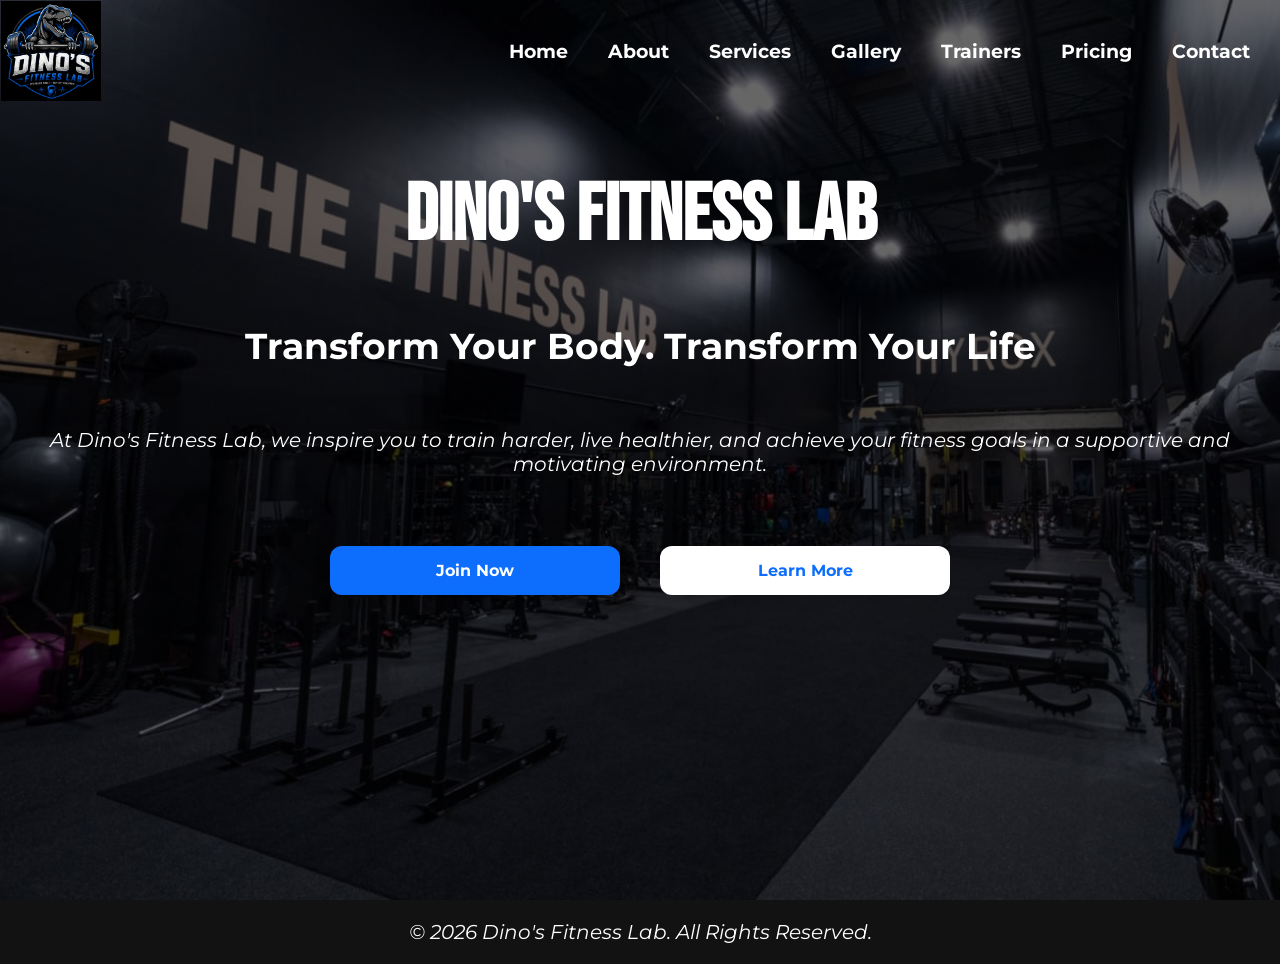
<file: index.html>
<!doctype html>
<html lang="en">
  <head>
    <meta charset="UTF-8" />
    <meta name="viewport" content="width=device-width, initial-scale=1.0" />
    <title>Dino's Fitness Lab</title>
    <link rel="stylesheet" href="style.css" />
  </head>
  <body>
    <div class="hero-banner">
      <header>
        <div class="header-container">
          <img src="logo.jpeg" alt="Dino's Fitness Lab Logo" class="logo" />
          <nav>
            <a href="index.html">Home</a>
            <a href="about.html">About</a>
            <a href="services.html">Services</a>
            <a href="gallery.html">Gallery</a>
            <a href="trainers.html">Trainers</a>
            <a href="pricing.html">Pricing</a>
            <a href="contact.html">Contact</a>
          </nav>
        </div>
      </header>

      <section class="hero-section">
        <h1>Dino's Fitness Lab</h1>
        <h2>Transform Your Body. Transform Your Life</h2>
        <p>
          At Dino's Fitness Lab, we inspire you to train harder, live healthier,
          and achieve your fitness goals in a supportive and motivating
          environment.
        </p>
        <div class="button-group">
          <a href="form.html" class="btn btn-primary">Join Now</a>
          <a href="learnmore.html" class="btn btn-secondary">Learn More</a>
        </div>
    </div>
    </section>
   <footer>
      <p class="copyright">
        &copy; 2026 Dino's Fitness Lab. All Rights Reserved.
      </p>
    </footer>
  </body>
</html>
</file>
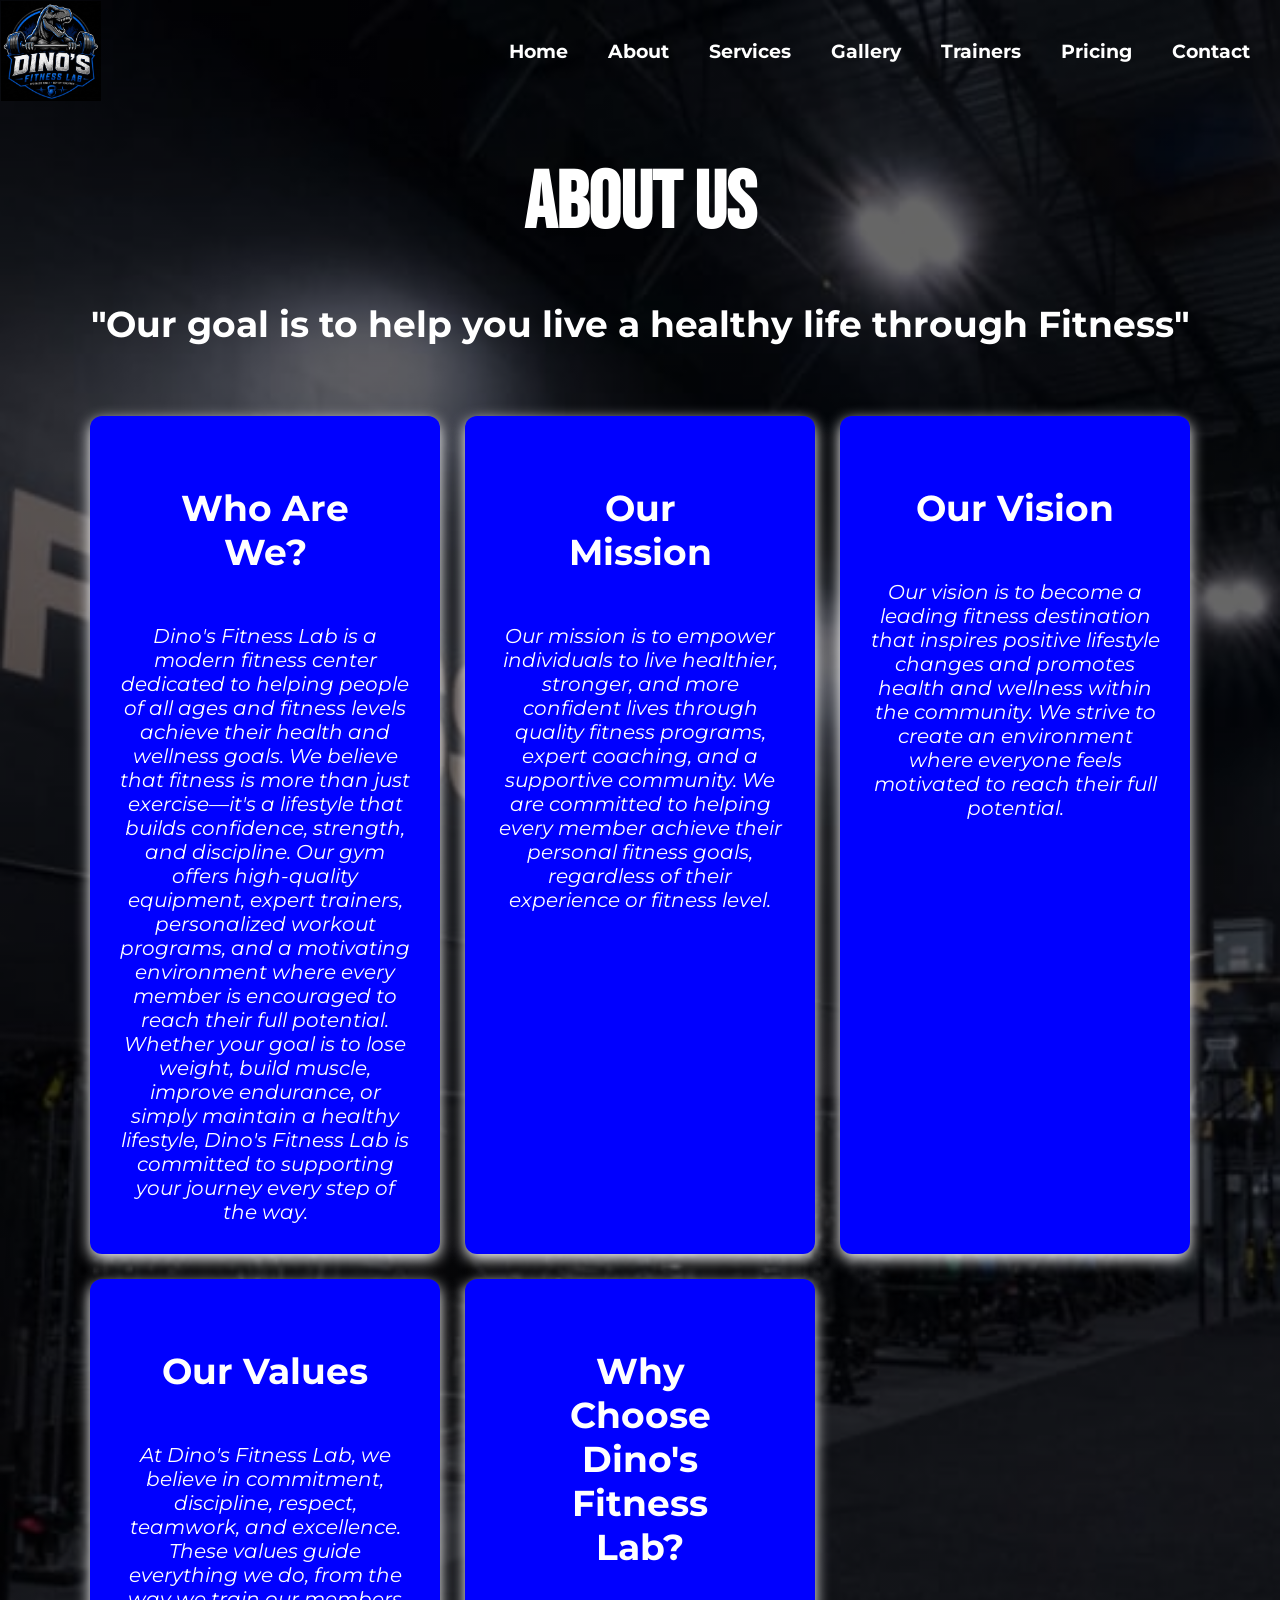
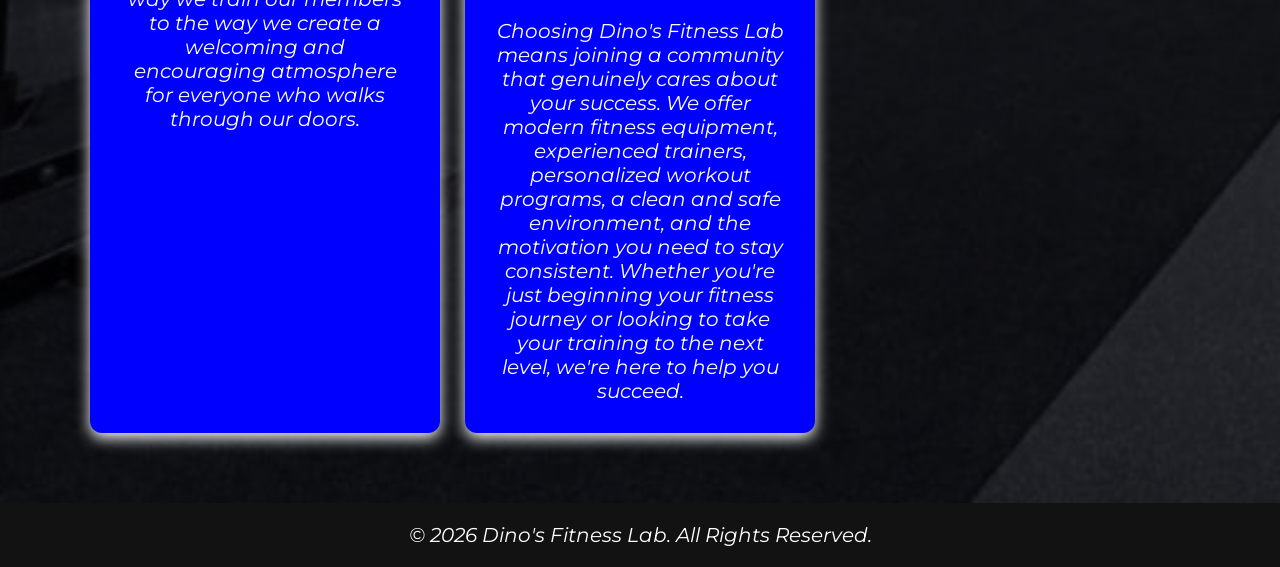
<file: about.html>
<!DOCTYPE html>
<html lang="en">
<head>
    <meta charset="UTF-8">
    <meta name="viewport" content="width=device-width, initial-scale=1.0">
    <title>About Dino's Fitness Lab</title>
    <link rel="stylesheet" href="style.css">
</head>
<body>
    <div class="hero-banner">
      <header>
        <div class="header-container">
          <img src="logo.jpeg" alt="Dino's Fitness Lab Logo" class="logo" />
          <nav>
            <a href="index.html">Home</a>
            <a href="about.html">About</a>
            <a href="services.html">Services</a>
            <a href="gallery.html">Gallery</a>
            <a href="trainers.html">Trainers</a>
            <a href="pricing.html">Pricing</a>
            <a href="contact.html">Contact</a>
          </nav>
        </div>
      </header>
      <h1>ABOUT US</h1>
        <h2>"Our goal is to help you live a healthy life through <strong>Fitness</strong>"</h2>
    <div class="services-container">
        <div class="service-card">
        <h2>Who Are We?</h2>
        <p>Dino's Fitness Lab is a modern fitness center dedicated to helping people of all ages and fitness levels achieve their health and wellness goals. We believe that fitness is more than just exercise—it's a lifestyle that builds confidence, strength, and discipline. Our gym offers high-quality equipment, expert trainers, personalized workout programs, and a motivating environment where every member is encouraged to reach their full potential. Whether your goal is to lose weight, build muscle, improve endurance, or simply maintain a healthy lifestyle, Dino's Fitness Lab is committed to supporting your journey every step of the way. </p>
        </div>
        <div class="service-card">
        <h2>Our Mission</h2>
        <p>Our mission is to empower individuals to live healthier, stronger, and more confident lives through quality fitness programs, expert coaching, and a supportive community. We are committed to helping every member achieve their personal fitness goals, regardless of their experience or fitness level.</p>
        </div>
         <div class="service-card">
        <h2>Our Vision</h2>
        <p>Our vision is to become a leading fitness destination that inspires positive lifestyle changes and promotes health and wellness within the community. We strive to create an environment where everyone feels motivated to reach their full potential.</p>
        </div>
        <div class="service-card">
        <h2>Our Values</h2>
        <p>At Dino's Fitness Lab, we believe in commitment, discipline, respect, teamwork, and excellence. These values guide everything we do, from the way we train our members to the way we create a welcoming and encouraging atmosphere for everyone who walks through our doors.</p>
        </div>
        <div class="service-card">
        <h2>Why Choose Dino's Fitness Lab?</h2>
        <p>Choosing Dino's Fitness Lab means joining a community that genuinely cares about your success. We offer modern fitness equipment, experienced trainers, personalized workout programs, a clean and safe environment, and the motivation you need to stay consistent. Whether you're just beginning your fitness journey or looking to take your training to the next level, we're here to help you succeed.</p>
        </div>
        </div>
        <footer>
      <p class="copyright">
        &copy; 2026 Dino's Fitness Lab. All Rights Reserved.
      </p>
    </footer> 
</body>
</html>
</file>
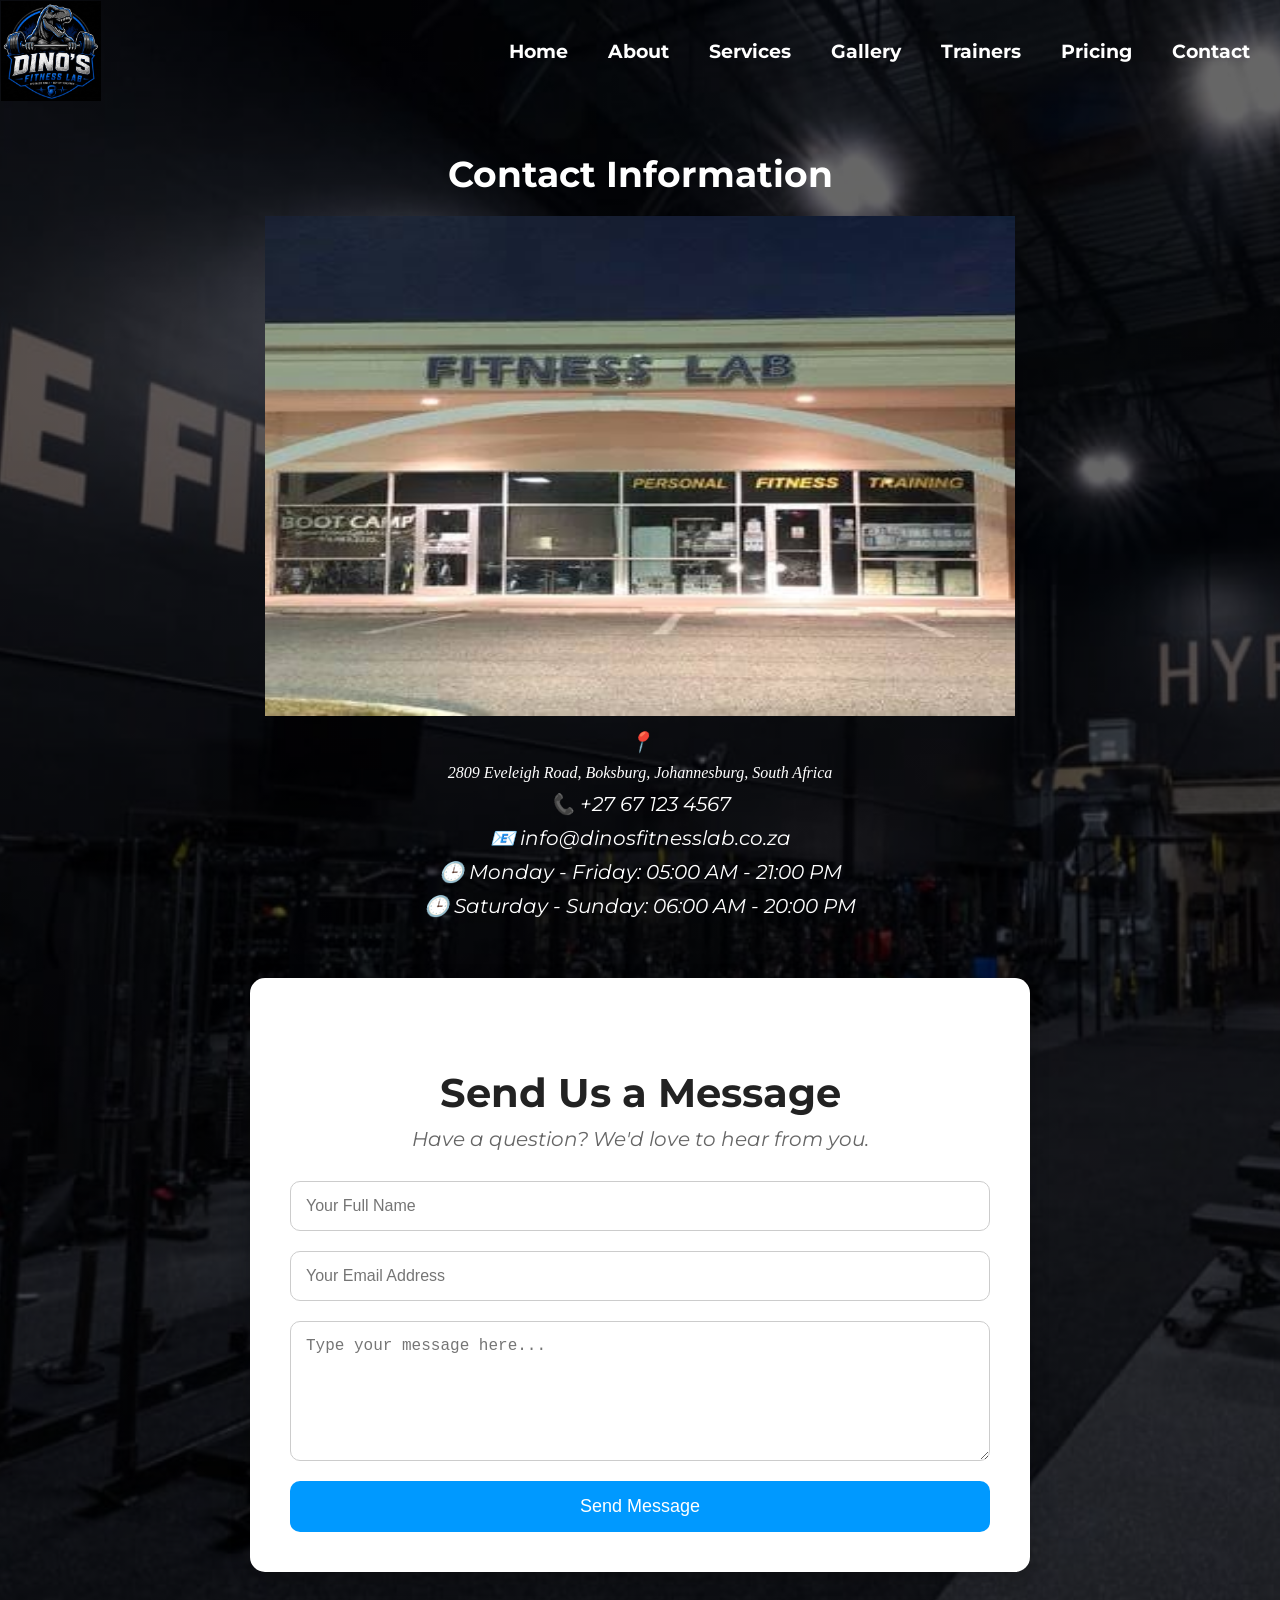
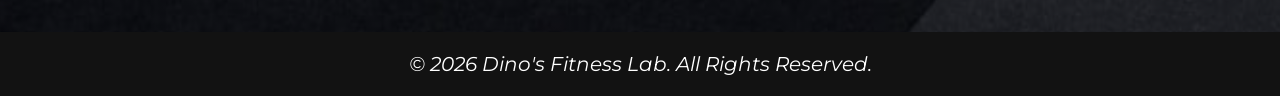
<file: contact.html>
<!DOCTYPE html>
<html lang="en">
<head>
    <meta charset="UTF-8">
    <meta name="viewport" content="width=device-width, initial-scale=1.0">
    <title>Contact Details</title>
    <link rel="stylesheet" href="style.css">
</head>
<body>
 <div class="hero-banner">
      <header>
        <div class="header-container">
          <img src="logo.jpeg" alt="Dino's Fitness Lab Logo" class="logo" />
          <nav>
            <a href="index.html">Home</a>
            <a href="about.html">About</a>
            <a href="services.html">Services</a>
            <a href="gallery.html">Gallery</a>
            <a href="trainers.html">Trainers</a>
            <a href="pricing.html">Pricing</a>
            <a href="contact.html">Contact</a>
          </nav>
        </div>
      </header>
      <div class="contact-info">

    <h2>Contact Information</h2>
    <img src="About Dino's Fitness Lab.jpeg" alt="Dino's Fitness Lab building">

    <p>📍 <address>2809 Eveleigh Road, Boksburg, Johannesburg, South Africa</address></p>

    <p>📞 +27 67 123 4567</p>

    <p>📧 info@dinosfitnesslab.co.za</p>

    <p>🕒 Monday - Friday: 05:00 AM - 21:00 PM</p>

    <p>🕒 Saturday - Sunday: 06:00 AM - 20:00 PM</p>

</div>
<section class="message-section">

    <h2>Send Us a Message</h2>
    <p>Have a question? We'd love to hear from you.</p>

    <form class="message-form">

        <input type="text" placeholder="Your Full Name" required>

        <input type="email" placeholder="Your Email Address" required>

        <textarea placeholder="Type your message here..." rows="6" required></textarea>

        <button type="submit">Send Message</button>

    </form>

</section>
<footer>
      <p class="copyright">
        &copy; 2026 Dino's Fitness Lab. All Rights Reserved.
      </p>
    </footer>
</body>
</html>
</file>
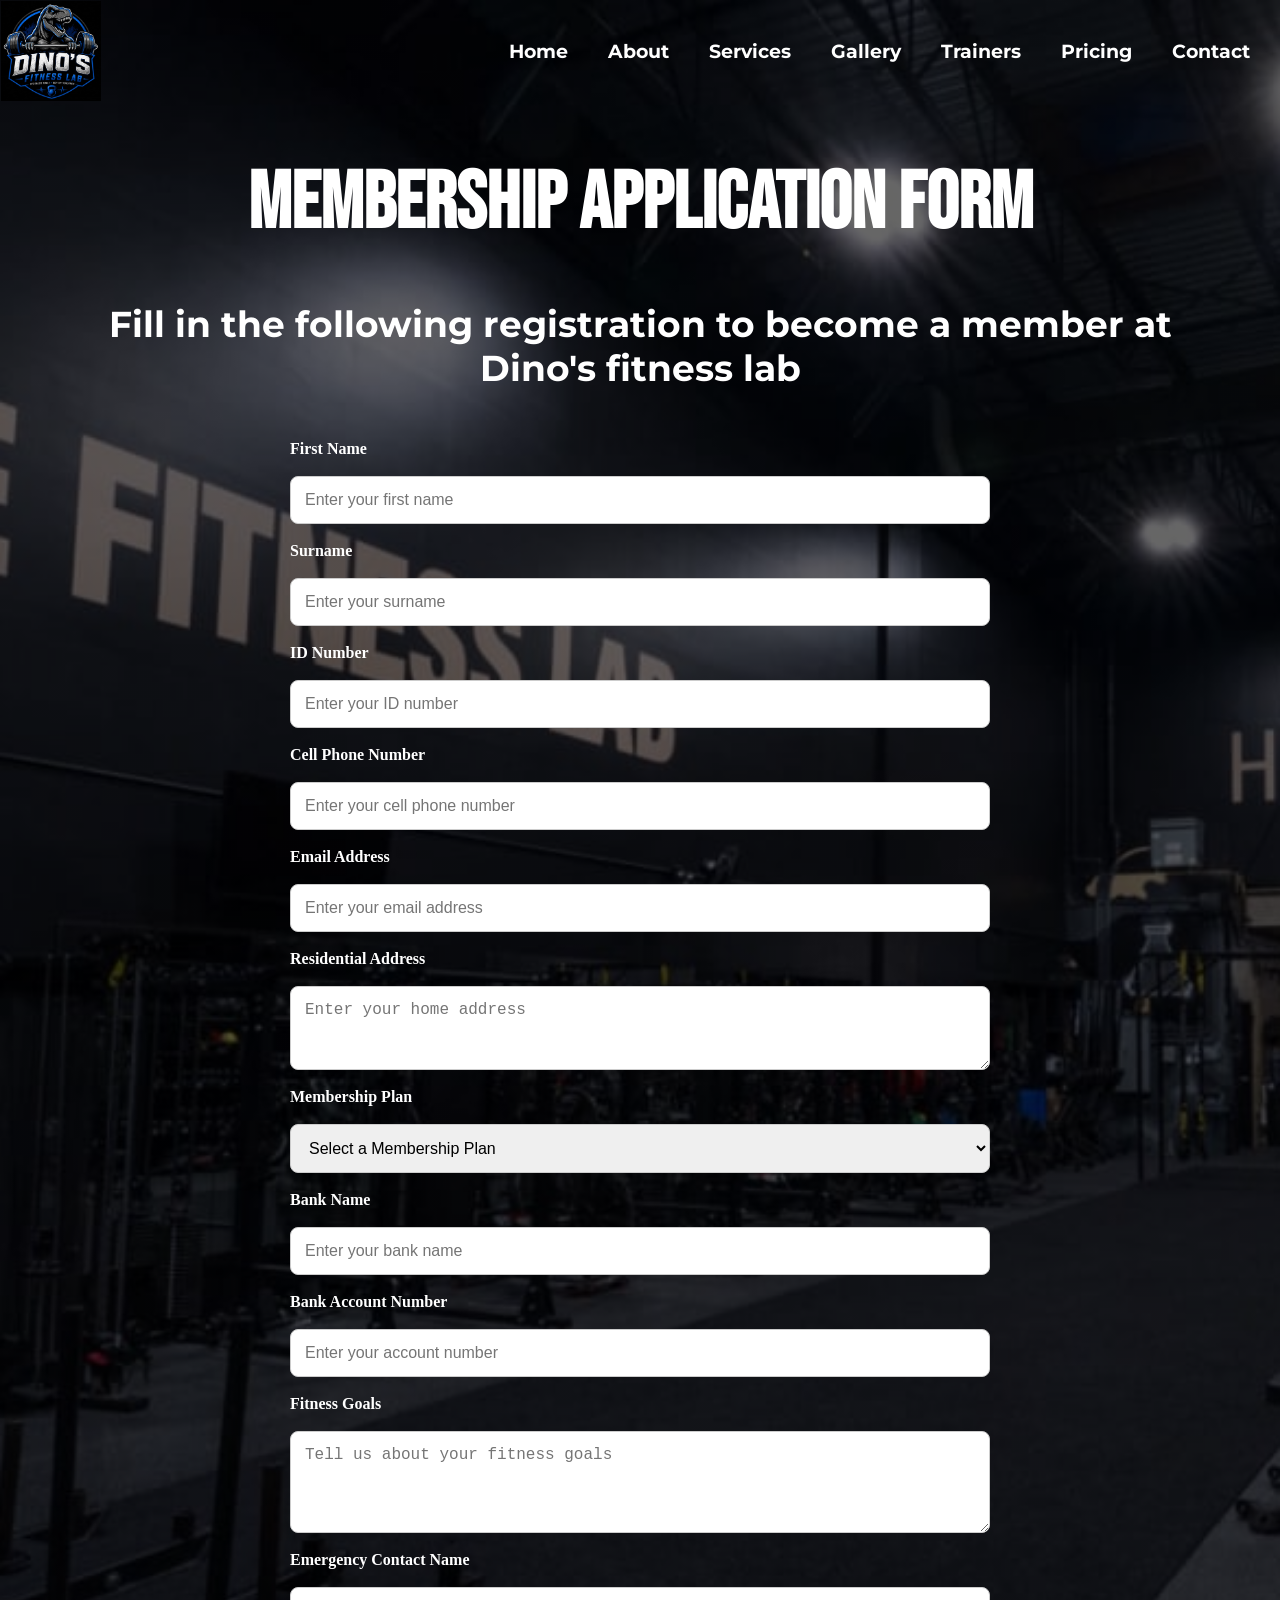
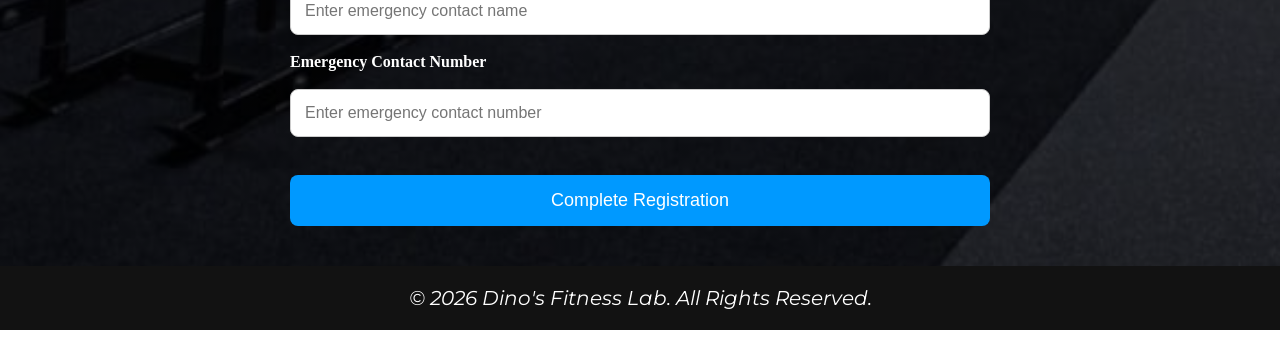
<file: form.html>
<!doctype html>
<html lang="en">
  <head>
    <meta charset="UTF-8" />
    <meta name="viewport" content="width=device-width, initial-scale=1.0" />
    <title>Membership Form</title>
    <link rel="stylesheet" href="style.css">
  </head>
  <body>
    <div class="hero-banner">
      <header>
        <div class="header-container">
          <img src="logo.jpeg" alt="Dino's Fitness Lab Logo" class="logo" />
          <nav>
            <a href="index.html">Home</a>
            <a href="about.html">About</a>
            <a href="services.html">Services</a>
            <a href="gallery.html">Gallery</a>
            <a href="trainers.html">Trainers</a>
            <a href="pricing.html">Pricing</a>
            <a href="contact.html">Contact</a>
          </nav>
        </div>
      </header>
      <h1>Membership Application Form</h1>
      <h2>Fill in the following registration to become a member at Dino's fitness lab</h2>
      <div class="form-container">
    <form class="registration-form">
      <label for="name">First Name</label>
      <input
        type="text"
        id="name"
        name="name"
        placeholder="Enter your first name"
        required
      />

      <label for="surname">Surname</label>
      <input
        type="text"
        id="surname"
        name="surname"
        placeholder="Enter your surname"
        required
      />

      <label for="idnumber">ID Number</label>
      <input
        type="text"
        id="idnumber"
        name="idnumber"
        placeholder="Enter your ID number"
        required
      />

      <label for="phone">Cell Phone Number</label>
      <input
        type="tel"
        id="phone"
        name="phone"
        placeholder="Enter your cell phone number"
        required
      />

      <label for="email">Email Address</label>
      <input
        type="email"
        id="email"
        name="email"
        placeholder="Enter your email address"
        required
      />

      <label for="address">Residential Address</label>
      <textarea
        id="address"
        name="address"
        rows="3"
        placeholder="Enter your home address"
        required
      ></textarea>

      <label for="plan">Membership Plan</label>
      <select id="plan" name="plan" required>
        <option value="">Select a Membership Plan</option>
        <option>Basic Membership</option>
        <option>Premium Membership</option>
        <option>Elite Membership</option>
      </select>
      <label for="bank">Bank Name</label>
      <input
        type="text"
        id="bank"
        name="bank"
        placeholder="Enter your bank name"
        required
      />

      <label for="account">Bank Account Number</label>
      <input
        type="text"
        id="account"
        name="account"
        placeholder="Enter your account number"
        required
      />

      <label for="goals">Fitness Goals</label>
      <textarea
        id="goals"
        name="goals"
        rows="4"
        placeholder="Tell us about your fitness goals"
      ></textarea>

      <label for="emergency-name">Emergency Contact Name</label>
      <input
        type="text"
        id="emergency-name"
        name="emergency-name"
        placeholder="Enter emergency contact name"
        required
      />

      <label for="emergency-phone">Emergency Contact Number</label>
      <input
        type="tel"
        id="emergency-phone"
        name="emergency-phone"
        placeholder="Enter emergency contact number"
        required
      />

      <button type="submit">Complete Registration</button>
    </form>
    </div>
     <footer>
      <p class="copyright">
        &copy; 2026 Dino's Fitness Lab. All Rights Reserved.
      </p>
    </footer>
  </body>
</html>
</file>
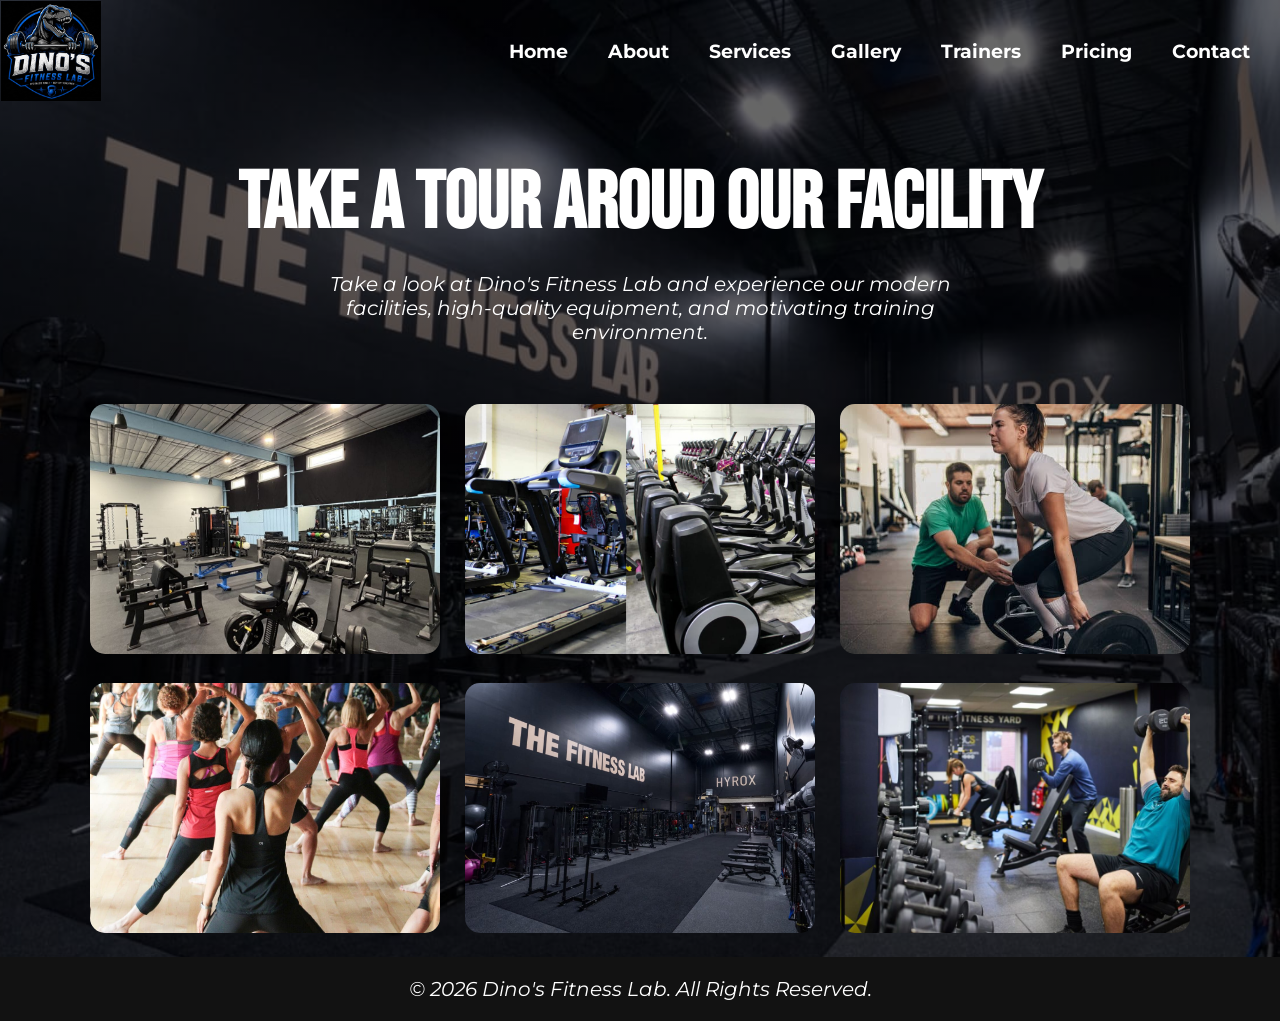
<file: gallery.html>
<!DOCTYPE html>
<html lang="en">
<head>
    <meta charset="UTF-8">
    <meta name="viewport" content="width=device-width, initial-scale=1.0">
    <title>Take a Tour Aroud Our Facility</title>
    <link rel="stylesheet" href="style.css">
</head>
<body>
     <div class="hero-banner">
      <header>
        <div class="header-container">
          <img src="logo.jpeg" alt="Dino's Fitness Lab Logo" class="logo" />
          <nav>
            <a href="index.html">Home</a>
            <a href="about.html">About</a>
            <a href="services.html">Services</a>
            <a href="gallery.html">Gallery</a>
            <a href="trainers.html">Trainers</a>
            <a href="pricing.html">Pricing</a>
            <a href="contact.html">Contact</a>
          </nav>
        </div>
      </header> 
      <h1>Take a Tour Aroud Our Facility</h1>
      <p class="gallery-text">
Take a look at Dino's Fitness Lab and experience our modern facilities,
high-quality equipment, and motivating training environment.
</p>

<div class="gallery-container">

    <div class="gallery-item">
        <img src="Weightlifting area.jpeg" alt="Strength Training">
    </div>

    <div class="gallery-item">
        <img src="Cardio Equipment .jpeg" alt="Cardio Area">
    </div>

    <div class="gallery-item">
        <img src="Personal training .jpeg" alt="Personal Training">
    </div>

    <div class="gallery-item">
        <img src="Group Fitness class.jpeg" alt="Group Classes">
    </div>

    <div class="gallery-item">
        <img src="coverphoto.jpeg" alt="Fitness Equipment">
    </div>

    <div class="gallery-item">
        <img src="Working out.jpeg" alt="Workout Area">
    </div>
</div>
<footer>
      <p class="copyright">
        &copy; 2026 Dino's Fitness Lab. All Rights Reserved.
      </p>
    </footer>
</body>
</html>
</file>
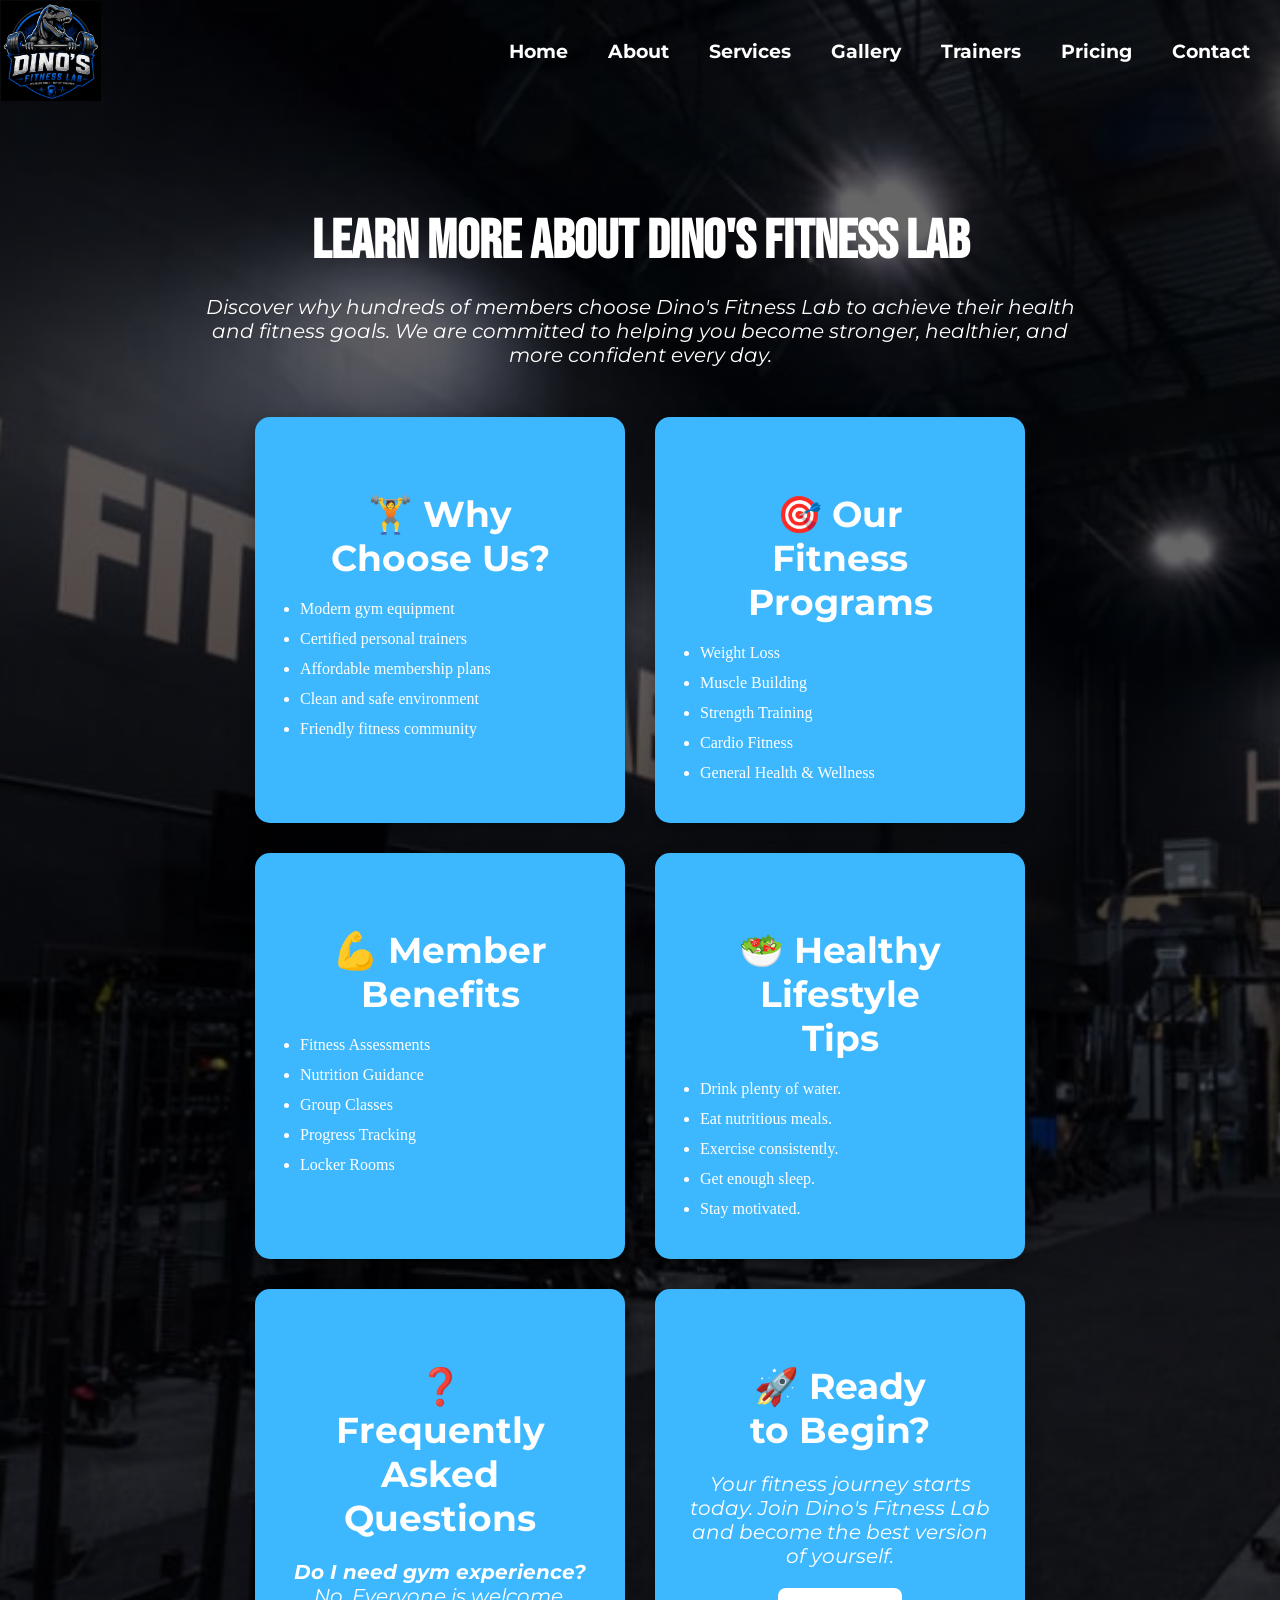
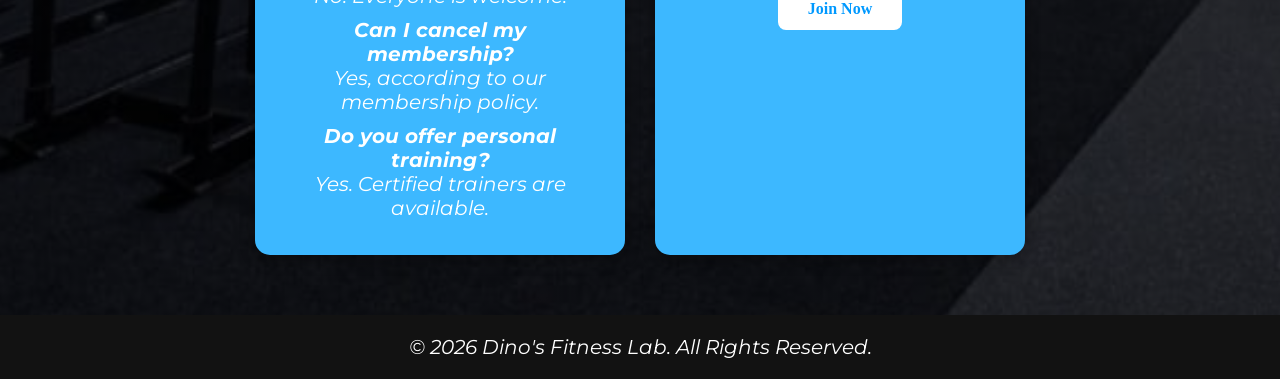
<file: learnmore.html>
<!doctype html>
<html lang="en">
  <head>
    <meta charset="UTF-8" />
    <meta name="viewport" content="width=device-width, initial-scale=1.0" />
    <title>Learn More | Dino's Fitness Lab</title>
    <link rel="stylesheet" href="style.css" />
  </head>

  <body>
    <div class="hero-banner">
      <header>
        <div class="header-container">
          <img src="logo.jpeg" alt="Dino's Fitness Lab Logo" class="logo" />

          <nav>
            <a href="index.html">Home</a>
            <a href="about.html">About</a>
            <a href="services.html">Services</a>
            <a href="gallery.html">Gallery</a>
            <a href="trainers.html">Trainers</a>
            <a href="pricing.html">Pricing</a>
            <a href="contact.html">Contact</a>
          </nav>
        </div>
      </header>

      <section class="learn-more">
        <h1>Learn More About Dino's Fitness Lab</h1>

        <p class="intro">
          Discover why hundreds of members choose Dino's Fitness Lab to achieve
          their health and fitness goals. We are committed to helping you become
          stronger, healthier, and more confident every day.
        </p>

        <div class="learn-container">
          <div class="learn-card">
            <h2>🏋️ Why Choose Us?</h2>

            <ul>
              <li>Modern gym equipment</li>
              <li>Certified personal trainers</li>
              <li>Affordable membership plans</li>
              <li>Clean and safe environment</li>
              <li>Friendly fitness community</li>
            </ul>
          </div>

          <div class="learn-card">
            <h2>🎯 Our Fitness Programs</h2>

            <ul>
              <li>Weight Loss</li>
              <li>Muscle Building</li>
              <li>Strength Training</li>
              <li>Cardio Fitness</li>
              <li>General Health & Wellness</li>
            </ul>
          </div>

          <div class="learn-card">
            <h2>💪 Member Benefits</h2>

            <ul>
              <li>Fitness Assessments</li>
              <li>Nutrition Guidance</li>
              <li>Group Classes</li>
              <li>Progress Tracking</li>
              <li>Locker Rooms</li>
            </ul>
          </div>

          <div class="learn-card">
            <h2>🥗 Healthy Lifestyle Tips</h2>

            <ul>
              <li>Drink plenty of water.</li>
              <li>Eat nutritious meals.</li>
              <li>Exercise consistently.</li>
              <li>Get enough sleep.</li>
              <li>Stay motivated.</li>
            </ul>
          </div>

          <div class="learn-card">
            <h2>❓ Frequently Asked Questions</h2>

            <p>
              <strong>Do I need gym experience?</strong><br />No. Everyone is
              welcome.
            </p>

            <p>
              <strong>Can I cancel my membership?</strong><br />Yes, according
              to our membership policy.
            </p>

            <p>
              <strong>Do you offer personal training?</strong><br />Yes.
              Certified trainers are available.
            </p>
          </div>

          <div class="learn-card">
            <h2>🚀 Ready to Begin?</h2>

            <p>
              Your fitness journey starts today. Join Dino's Fitness Lab and
              become the best version of yourself.
            </p>

            <a href="form.html" class="join-btn">Join Now</a>
          </div>
        </div>
      </section>

      <footer>
        <p class="copyright">
          &copy; 2026 Dino's Fitness Lab. All Rights Reserved.
        </p>
      </footer>
    </div>
  </body>
</html>
</file>
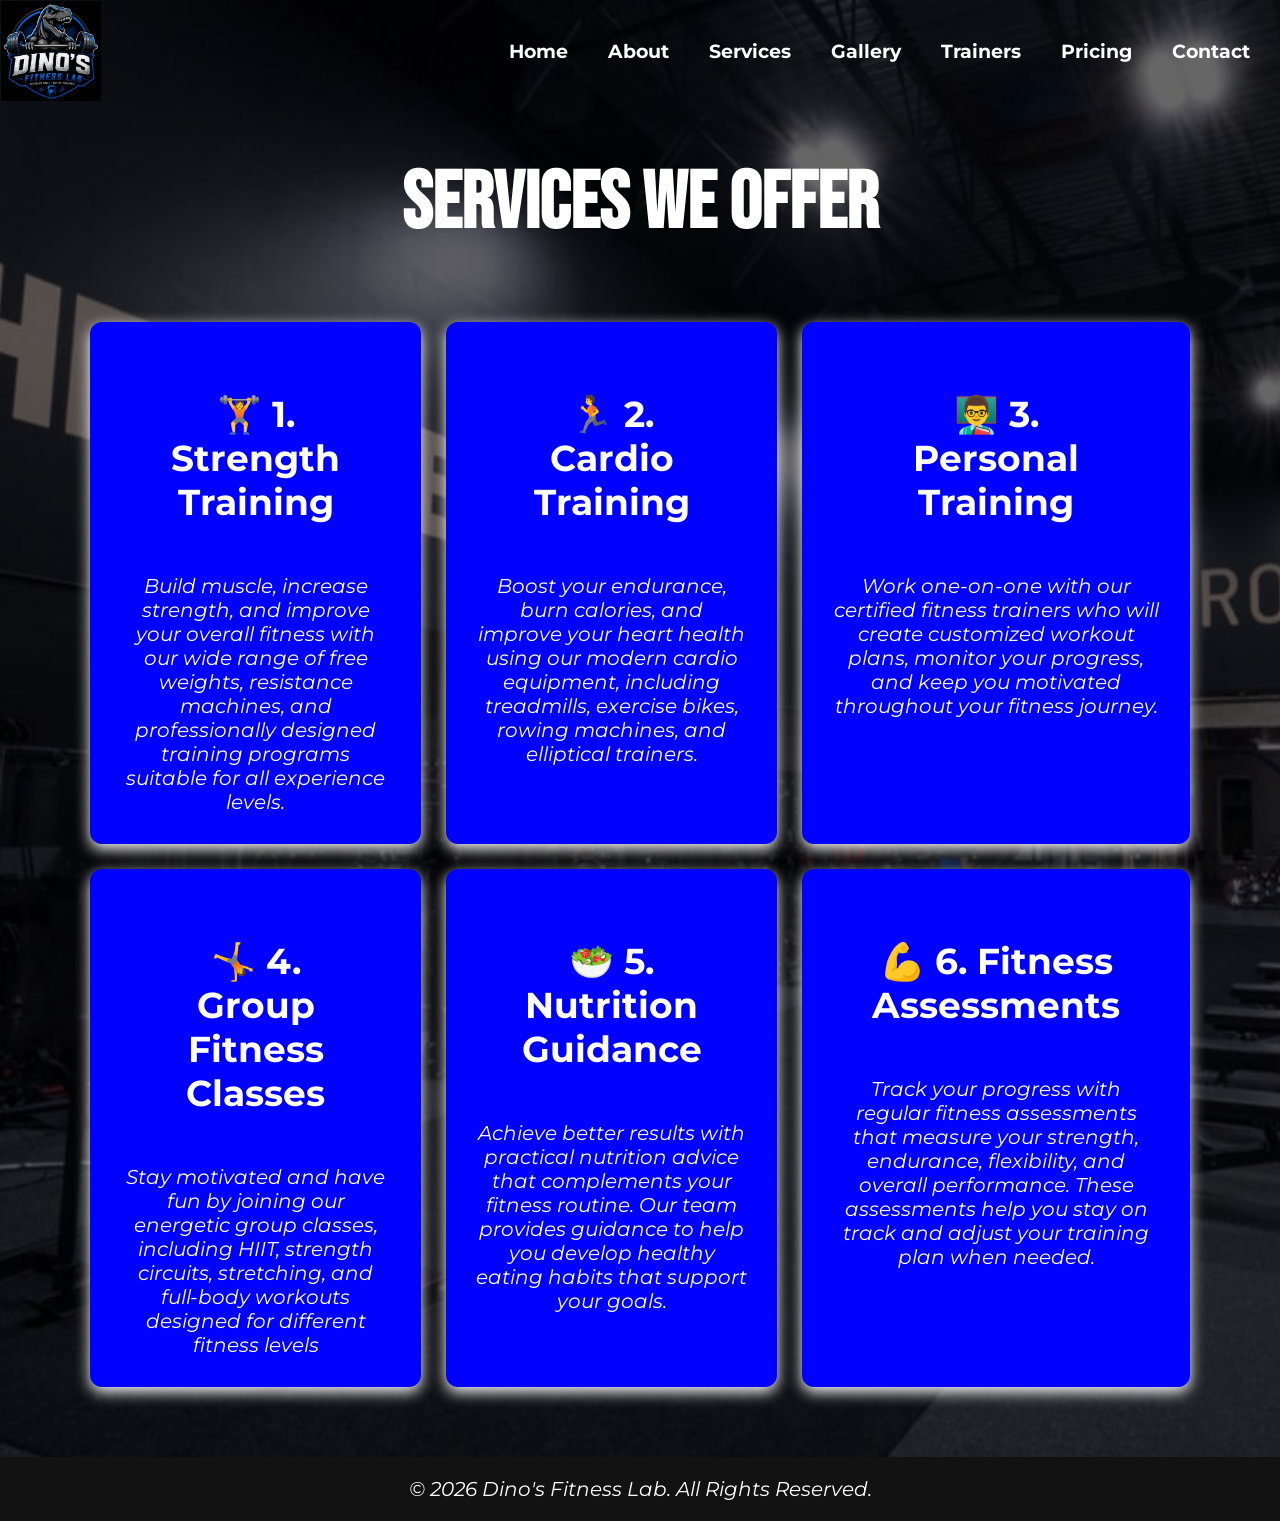
<file: services.html>
<!DOCTYPE html>
<html lang="en">
<head>
    <meta charset="UTF-8">
    <meta name="viewport" content="width=device-width, initial-scale=1.0">
    <title>Services we Provide</title>
    <link rel="stylesheet" href="style.css">
</head>
<body>
  <div class="hero-banner">
      <header>
        <div class="header-container">
          <img src="logo.jpeg" alt="Dino's Fitness Lab Logo" class="logo" />
          <nav>
            <a href="index.html">Home</a>
            <a href="about.html">About</a>
            <a href="services.html">Services</a>
            <a href="gallery.html">Gallery</a>
            <a href="trainers.html">Trainers</a>
            <a href="pricing.html">Pricing</a>
            <a href="contact.html">Contact</a>
          </nav>
        </div>
      </header> 
      <h1>Services We Offer</h1>
      <div class="services-container">
       <div class="service-card">
    <h2>🏋️ 1. Strength Training</h2>
    <p>Build muscle, increase strength, and improve your overall fitness with our wide range of free weights, resistance machines, and professionally designed training programs suitable for all experience levels.</p>
</div>
<div class="service-card">
    <h2>🏃 2. Cardio Training</h2>
    <p>Boost your endurance, burn calories, and improve your heart health using our modern cardio equipment, including treadmills, exercise bikes, rowing machines, and elliptical trainers.</p>
</div>
<div class="service-card">
    <h2>👨‍🏫 3. Personal Training</h2>
    <p>Work one-on-one with our certified fitness trainers who will create customized workout plans, monitor your progress, and keep you motivated throughout your fitness journey.</p>
</div>
<div class="service-card">
    <h2>🤸 4. Group Fitness Classes</h2>
    <p>Stay motivated and have fun by joining our energetic group classes, including HIIT, strength circuits, stretching, and full-body workouts designed for different fitness levels</p>
</div>
<div class="service-card">
    <h2>🥗 5. Nutrition Guidance</h2>
    <p>Achieve better results with practical nutrition advice that complements your fitness routine. Our team provides guidance to help you develop healthy eating habits that support your goals.</p>
</div>
<div class="service-card">
    <h2>💪 6. Fitness Assessments</h2>
    <p>Track your progress with regular fitness assessments that measure your strength, endurance, flexibility, and overall performance. These assessments help you stay on track and adjust your training plan when needed.</p>
</div>
</div>
<footer>
      <p class="copyright">
        &copy; 2026 Dino's Fitness Lab. All Rights Reserved.
      </p>
    </footer>
</body>
</html>
</file>
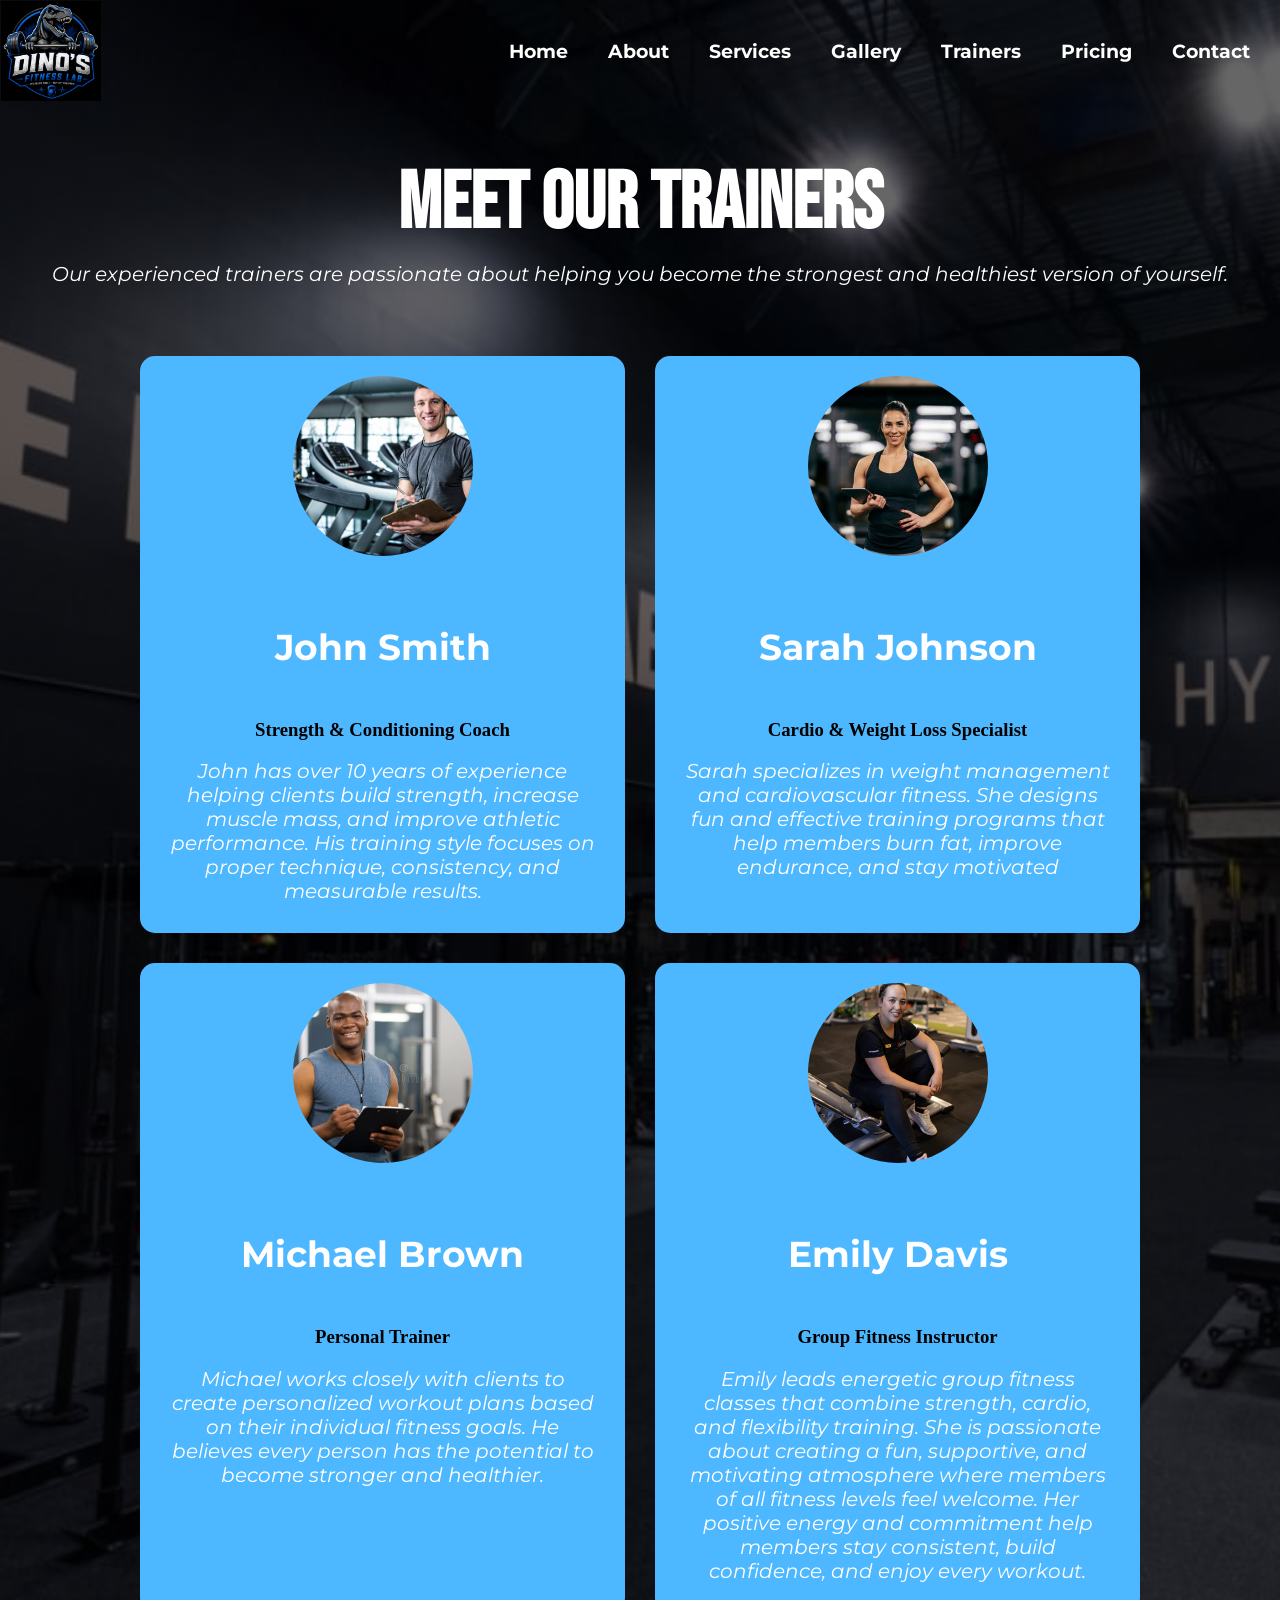
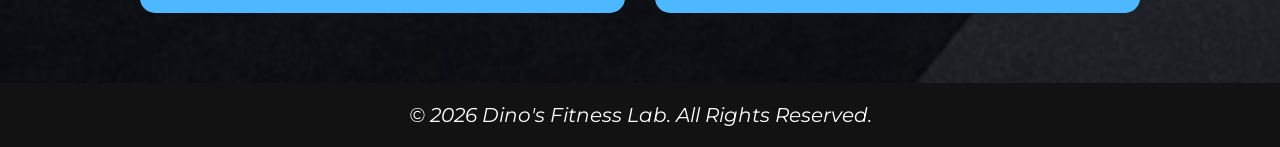
<file: trainers.html>
<!doctype html>
<html lang="en">
  <head>
    <meta charset="UTF-8" />
    <meta name="viewport" content="width=device-width, initial-scale=1.0" />
    <title>Meet Our Expert Trainers</title>
    <link rel="stylesheet" href="style.css">
  </head>
  <body>
     <div class="hero-banner">
      <header>
        <div class="header-container">
          <img src="logo.jpeg" alt="Dino's Fitness Lab Logo" class="logo" />
          <nav>
            <a href="index.html">Home</a>
            <a href="about.html">About</a>
            <a href="services.html">Services</a>
            <a href="gallery.html">Gallery</a>
            <a href="trainers.html">Trainers</a>
            <a href="pricing.html">Pricing</a>
            <a href="contact.html">Contact</a>
          </nav>
        </div>
      </header> 
    <h1 class="trainer-title">Meet Our Trainers</h1>

    <p class="trainer-text">
      Our experienced trainers are passionate about helping you become the
      strongest and healthiest version of yourself.
    </p>

    <div class="trainer-container">
      <div class="trainer-card">
        <img src="JohnSmith.jpeg" alt="John Smith" />
        <h2>John Smith</h2>
        <h3>Strength & Conditioning Coach</h3>
        <p>
          John has over 10 years of experience helping clients build strength,
          increase muscle mass, and improve athletic performance. His training
          style focuses on proper technique, consistency, and measurable
          results.
        </p>
      </div>

      <div class="trainer-card">
        <img src="SarahJohnson.jpeg" alt="Sarah Johnson" />
        <h2>Sarah Johnson</h2>
        <h3>Cardio & Weight Loss Specialist</h3>
        <p>
          Sarah specializes in weight management and cardiovascular fitness. She
          designs fun and effective training programs that help members burn
          fat, improve endurance, and stay motivated
        </p>
      </div>

      <div class="trainer-card">
        <img src="MichaelBrown.jpeg" alt="Michael Brown" />
        <h2>Michael Brown</h2>
        <h3>Personal Trainer</h3>
        <p>
          Michael works closely with clients to create personalized workout
          plans based on their individual fitness goals. He believes every
          person has the potential to become stronger and healthier.
        </p>
      </div>

      <div class="trainer-card">
        <img src="EmilySmith.jpeg" alt="Emily Davis" />
        <h2>Emily Davis</h2>
        <h3>Group Fitness Instructor</h3>
        <p>
          Emily leads energetic group fitness classes that combine strength,
          cardio, and flexibility training. She is passionate about creating a
          fun, supportive, and motivating atmosphere where members of all
          fitness levels feel welcome. Her positive energy and commitment help
          members stay consistent, build confidence, and enjoy every workout.
        </p>
      </div>
    </div>
    <footer>
      <p class="copyright">
        &copy; 2026 Dino's Fitness Lab. All Rights Reserved.
      </p>
    </footer>
  </body>
</html>
</file>
<file: style.css>
@import url('https://fonts.googleapis.com/css2?family=Bebas+Neue&family=Montserrat:wght@300;400;500;600;700&display=swap');

:root{
    --primary-color: #0D6EFD;
    --secondary-color: #121212;
    --background-color: #FFFFFF;
    --accent-color: #E5E5E5;
}

.header-container {
    display: flex;
    justify-content: space-between;
    align-items: center;
}
.logo {
    width: 100px;
    height: auto;
    margin: 1px;
}
nav a{
    text-decoration: none;
    font-size: larger;
    align-items: center;
    color: white;
    font-weight: bold;
    font-family: 'Montserrat', sans-serif;
    transition: color 0.3s ease;
}

nav a:hover{
    color: #0D6EFD;
}

nav {
    display: flex;
    gap: 40px;
    margin: 30px;
    color: #E5E5E5;
}
.hero-banner {
    background-image: linear-gradient(rgba(0,0,0,0.6), rgba(0,0,0,0.6)), url(coverphoto.jpeg);
    background-size: cover;
    background-position: center;
    background-repeat: no-repeat;
    min-height: 100vh;
}
.hero-section {
    display: flex;
    flex-direction: column;
    justify-content: center;
    align-items: center;
    text-align: center;
}
h1 {
    color: white;
     font-size: 80px;
     font-family: 'Bebas Neue', sans-serif;
     text-align: center;
     margin-bottom: 10px;
}
h2 {
    color: white;
     font-size: 36px;
     font-family: 'Montserrat', sans-serif;
     text-align: center;
     margin: 50px;
}
p {
    color: white;
     font-size: 20px;
     font-family: 'Montserrat', sans-serif;
     font-style: italic;
     margin: 10px;
     text-align: center;
}
.btn{
    text-decoration: none;
    color: white;
    padding: 15px 35px;
    border-radius: 12px;
    font-family: 'Montserrat', sans-serif;
    font-weight: bold;
    transition: 0.3s ease;
    margin: 10px;
    margin-top: 20px;
} 
.btn-primary{
    background-color: var(--primary-color);
}
.btn-secondary{
    text-decoration: none;
    background-color: white;
    color: #0D6EFD;
    padding: 15px 35px;
    border-radius: 12px;
    font-family: 'Montserrat', sans-serif;
    font-weight: bold;
    transition: 0.3s ease;
    margin: 10px;
    margin-top: 20px;
}
.button-group{
    display: flex;
    justify-content: center;
    gap: 20px;
    margin-top: 40px;
}
.btn{
    width: 220px;
    text-align: center;
}
body{
    margin: 0;
    padding: 0;
}
footer{
    background-color: #121212;
    color: white;
    text-align: center;
    padding: 10px;
    font-size: xx-small;
}
.services-container{
    display: grid;
    grid-template-columns: repeat(3, 1fr);
    gap: 25px;
    max-width: 1100px;
    margin: 50px auto;
    padding: 20px;
}

.service-card{
    background: blue;
    color: black;
    padding: 20px;
    border-radius: 12px;
    width: 100%;
    box-sizing: border-box;
    text-align: center;
    box-shadow: 0 5px 15px white;
    transition: .3s;
}

.service-card:hover{
    transform: translateY(-8px);
}
.gallery-title{
    text-align: center;
    color: white;
    font-size: 50px;
    margin-top: 40px;
}

.gallery-text{
    text-align: center;
    color: white;
    max-width: 700px;
    margin: 20px auto 40px;
    font-size: 20px;
}

.gallery-container{
    display: grid;
    grid-template-columns: repeat(3,1fr);
    gap: 25px;
    max-width: 1100px;
    margin: auto;
    padding: 20px;
}

.gallery-item img{
    width:100%;
    height:250px;
    object-fit: cover;
    border-radius:15px;
    transition: .3s;
}

.gallery-item img:hover{
    transform:scale(1.05);
}
.trainer-container{
    display:grid;
    grid-template-columns:repeat(2,1fr);
    gap:30px;
    max-width:1000px;
    margin:50px auto;
    padding:20px;
}

.trainer-card{
    background:#4db8ff;
    border-radius:15px;
    padding:20px;
    text-align:center;
    transition:.3s;
}

.trainer-card img{
    width:180px;
    height:180px;
    border-radius:50%;
    object-fit:cover;
    margin-bottom:15px;
}

.trainer-card:hover{
    transform:translateY(-10px);
}
.trainer-text {
    text-align: center;
}
.pricing-container{
    display: grid;
    grid-template-columns: repeat(3, 1fr);
    gap: 30px;
    max-width: 1100px;
    margin: 50px auto;
    padding: 20px;
}

.pricing-card{
    background: blue;
    color: black;
    text-align: center;
    padding: 30px;
    border-radius: 15px;
    box-shadow: 0 5px 15px rgba(0,0,0,0.2);
    transition: 0.3s;
}
.join-btn{
    display: inline-block;
    padding: 12px 25px;
    background: orange;
    color: white;
    text-decoration: none;
    font-weight: bold;
    border-radius: 8px;
    transition: 0.3s;
}
.join-btn:hover{
    background: #0099ff;
    color: white;
}
.pricing-card:hover{
    transform: translateY(-10px);
}

.pricing-card h3{
    color: #ff6600;
    font-size: 30px;
}


.membership-benefits{
    max-width: 1100px;
    margin: 80px auto;
    padding: 20px;
    text-align: center;
}

.membership-benefits h2{
    color: white;
    font-size: 40px;
    margin-bottom: 15px;
}

.membership-benefits p{
    color: white;
    font-size: 18px;
    margin-bottom: 40px;
}

.benefits-container{
    display: grid;
    grid-template-columns: repeat(2, 1fr);
    gap: 25px
}

.benefit-card{
    background: white;
    border-radius: 15px;
    overflow: hidden;
    box-shadow: 0 5px 15px rgba(0,0,0,.2);
    display: flex;
    justify-content: center;
    align-items: center;
    padding: 15px;
    height: 650px;
}

.benefit-card:hover{
    transform: translateY(-8px);
}

.benefit-card img{
    width: 100%;
    height: 100%;
    object-fit: contain;
}

.benefit-card h3{
    margin: 20px;
    color: #007bff;
}

.benefit-card p{
    color: black;
    padding: 0 20px 20px;
    line-height: 1.6;
}
.contact-info{
    margin-top: 50px;
    color: white;
    text-align: center;
}

.contact-info h2{
    margin-bottom: 20px;
}

.contact-info p{
    margin: 10px 0;
}
.contact-info img{
    height: 500px;
    width: 750px;
}
.message-section{
    max-width:700px;
    margin:60px auto;
    padding:40px;
    background:#ffffff;
    border-radius:15px;
    box-shadow:0 5px 20px rgba(0,0,0,.2);
    text-align:center;
}

.message-section h2{
    font-size:40px;
    margin-bottom:10px;
    color:#222;
}

.message-section p{
    margin-bottom:30px;
    color:#666;
}

.message-form{
    display:flex;
    flex-direction:column;
    gap:20px;
}

.message-form input,
.message-form textarea{
    width:100%;
    padding:15px;
    border:1px solid #ccc;
    border-radius:10px;
    font-size:16px;
    outline:none;
}

.message-form textarea{
    resize:vertical;
}

.message-form input:focus,
.message-form textarea:focus{
    border-color:#0099ff;
}

.message-form button{
    padding:15px;
    background:#0099ff;
    color:white;
    border:none;
    border-radius:10px;
    font-size:18px;
    cursor:pointer;
    transition:.3s;
}

.message-form button:hover{
    background:#0077cc;
    transform:translateY(-3px);
}
.registration-form{
    display:flex;
    flex-direction:column;
    gap:18px;
}

.registration-form label{
    font-weight:bold;
    color: white;
}

.registration-form input,
.registration-form select,
.registration-form textarea{
    width:100%;
    padding:14px;
    border:1px solid #ccc;
    border-radius:8px;
    font-size:16px;
    box-sizing:border-box;
}

.registration-form textarea{
    resize:vertical;
}

.registration-form input:focus,
.registration-form select:focus,
.registration-form textarea:focus{
    border-color:#0099ff;
    outline:none;
}

.registration-form button{
    margin-top:20px;
    padding:15px;
    background:#0099ff;
    color:white;
    border:none;
    border-radius:8px;
    font-size:18px;
    cursor:pointer;
    transition:0.3s;
}

.registration-form button:hover{
    background:#0077cc;
}
.form-container {
    max-width: 700px;  
    width: 90%;
    margin: 40px auto;
}

form {
    display: flex;
    flex-direction: column;
    gap: 20px;
}

form input,
form select,
form textarea {
    width: 100%;
    padding: 15px;
    border-radius: 8px;
    border: none;
    font-size: 16px;
    box-sizing: border-box;
}
.learn-more{
    width:90%;
    margin:auto;
    padding:60px 0;
    text-align:center;
}

.learn-more h1{
    color:white;
    font-size:55px;
    margin-bottom:20px;
}

.intro{
    color:white;
    font-size:20px;
    max-width:900px;
    margin:0 auto 50px;
}

.learn-container{
    display:flex;
    justify-content:center;
    flex-wrap:wrap;
    gap:30px;
}

.learn-card{
    width:320px;
    background:#3DB8FF;
    color:white;
    border-radius:15px;
    padding:25px;
    box-shadow:0 5px 15px rgba(0,0,0,.3);
    transition:.3s;
    text-align:left;
}

.learn-card:hover{
    transform:translateY(-8px);
}

.learn-card h2{
    text-align:center;
    margin-bottom:20px;
}

.learn-card ul{
    padding-left:20px;
}

.learn-card li{
    margin-bottom:12px;
}

.join-btn{
    display: block;
    width: fit-content;
    margin: 20px auto 0;
    padding: 12px 30px;
    background: white;
    color: #0099ff;
    text-decoration: none;
    border-radius: 8px;
    font-weight: bold;
    text-align: center;
    transition: 0.3s;
}

.join-btn:hover{
    background:#0099ff;
    color:white;
    border:2px solid white;
}
@media (max-width:768px){

.gallery-container{
    grid-template-columns:repeat(2,1fr);
}

}

@media (max-width:480px){

.gallery-container{
    grid-template-columns:1fr;
}

}
</file>
